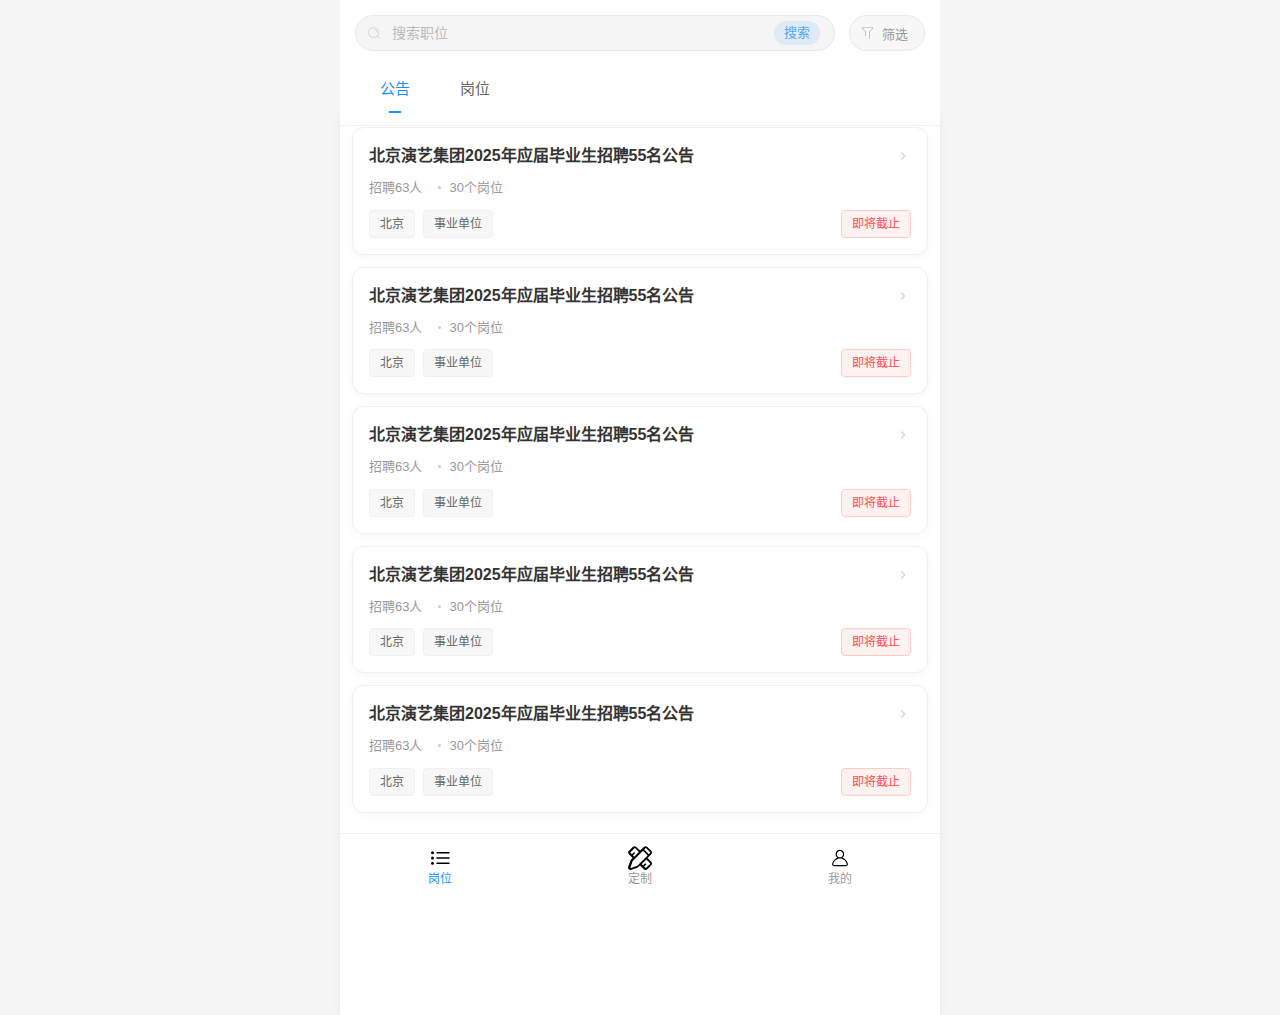
<file: index.html>
<!DOCTYPE html>
<html lang="zh-CN">
<head>
    <meta charset="UTF-8">
    <meta name="viewport" content="width=device-width, initial-scale=1.0, maximum-scale=1.0, user-scalable=no">
    <title>公考职位筛选</title>
    <link rel="stylesheet" href="styles.css">
</head>
<body>
    <div class="container">
        <!-- 顶部搜索栏 -->
        <header class="header">
            <div class="search-bar">
                <input type="text" placeholder="搜索职位">
                <button class="search-btn">搜索</button>
                <button class="filter-btn">筛选</button>
            </div>
            <!-- 添加选项卡导航 -->
            <div class="tab-nav">
                <a href="#" class="tab-item active" data-tab="announcements">
                    <span>公告</span>
                    <span class="count-badge" style="display: none;">0</span>
                </a>
                <a href="#" class="tab-item" data-tab="jobs">
                    <span>岗位</span>
                    <span class="count-badge" style="display: none;">0</span>
                </a>
                <div class="tab-line"></div>
            </div>
        </header>

        <!-- 主要内容区域 -->
        <main class="job-list">
            <!-- 公告列表 -->
            <div class="announcements-list">
                <div class="job-item" data-id="1">
                    <div class="job-title">北京演艺集团2025年应届毕业生招聘55名公告</div>
                    <div class="job-info">
                        <span class="location">招聘63人</span>
                        <span class="department">30个岗位</span>
                    </div>
                    <div class="job-tags">
                        <span>北京</span>
                        <span>事业单位</span>
                        <span class="deadline-tag">即将截止</span>
                    </div>
                </div>
                <div class="job-item" data-id="2">
                    <div class="job-title">北京演艺集团2025年应届毕业生招聘55名公告</div>
                    <div class="job-info">
                        <span class="location">招聘63人</span>
                        <span class="department">30个岗位</span>
                    </div>
                    <div class="job-tags">
                        <span>北京</span>
                        <span>事业单位</span>
                        <span class="deadline-tag">即将截止</span>
                    </div>
                </div>
                <div class="job-item" data-id="3">
                    <div class="job-title">北京演艺集团2025年应届毕业生招聘55名公告</div>
                    <div class="job-info">
                        <span class="location">招聘63人</span>
                        <span class="department">30个岗位</span>
                    </div>
                    <div class="job-tags">
                        <span>北京</span>
                        <span>事业单位</span>
                        <span class="deadline-tag">即将截止</span>
                    </div>
                </div>
                <div class="job-item" data-id="4">
                    <div class="job-title">北京演艺集团2025年应届毕业生招聘55名公告</div>
                    <div class="job-info">
                        <span class="location">招聘63人</span>
                        <span class="department">30个岗位</span>
                    </div>
                    <div class="job-tags">
                        <span>北京</span>
                        <span>事业单位</span>
                        <span class="deadline-tag">即将截止</span>
                    </div>
                </div>
                <div class="job-item" data-id="5">
                    <div class="job-title">北京演艺集团2025年应届毕业生招聘55名公告</div>
                    <div class="job-info">
                        <span class="location">招聘63人</span>
                        <span class="department">30个岗位</span>
                    </div>
                    <div class="job-tags">
                        <span>北京</span>
                        <span>事业单位</span>
                        <span class="deadline-tag">即将截止</span>
                    </div>
                </div>
                <div class="job-item" data-id="6">
                    <div class="job-title">北京演艺集团2025年应届毕业生招聘55名公告</div>
                    <div class="job-info">
                        <span class="location">招聘63人</span>
                        <span class="department">30个岗位</span>
                    </div>
                    <div class="job-tags">
                        <span>北京</span>
                        <span>事业单位</span>
                        <span class="deadline-tag">即将截止</span>
                    </div>
                </div>
            </div>
            
            <!-- 岗位列表 -->
            <div class="positions-list" style="display: none;">
                <div class="position-item">
                    <div class="position-header">
                        <div class="position-title">技术专员(20250101)</div>
                        <div class="position-department">中国农业银行</div>
                    </div>
                    <div class="position-footer">
                        <div class="position-count">招聘人数：4</div>
                        <div class="position-date">2025-01-21</div>
                    </div>
                </div>
                <div class="position-item">
                    <div class="position-header">
                        <div class="position-title">行政主管(20250102)</div>
                        <div class="position-department">中国工商银行</div>
                    </div>
                    <div class="position-footer">
                        <div class="position-count">招聘人数：2</div>
                        <div class="position-date">2025-01-20</div>
                    </div>
                </div>
                <div class="position-item">
                    <div class="position-header">
                        <div class="position-title">人力资源专员(20250103)</div>
                        <div class="position-department">中国建设银行</div>
                    </div>
                    <div class="position-footer">
                        <div class="position-count">招聘人数：3</div>
                        <div class="position-date">2025-01-19</div>
                    </div>
                </div>
            </div>
        </main>

        <!-- 定制表单（移到主内容区域外面） -->
        <div class="customize-content" style="display: none;">
            <div class="customize-form">
                <div class="form-group">
                    <label class="form-label">考试类型</label>
                    <div class="select-wrapper">
                        <select class="form-select" name="exam-type" id="examType">
                            <option value="">请选择考试类型</option>
                            <option value="gwy">公务员</option>
                            <option value="sydw">事业单位</option>
                            <option value="jszp">教师招聘</option>
                            <option value="xd">选调生</option>
                            <option value="yh">银行招聘</option>
                        </select>
                    </div>
                </div>

                <div class="form-group">
                    <label class="form-label">意向省份</label>
                    <div class="multi-select-wrapper province-select">
                        <div class="selected-options" id="selectedProvinces">
                            <span class="placeholder">请选择省份（可多选）</span>
                        </div>
                        <div class="options-dropdown" id="provinceOptions">
                            <div class="search-box">
                                <input type="text" placeholder="搜索省份" class="search-input">
                            </div>
                            <div class="options-list">
                                <!-- 省份选项将通过 JavaScript 动态添加 -->
                            </div>
                        </div>
                    </div>
                </div>

                <div class="form-group">
                    <label class="form-label">学历要求</label>
                    <div class="select-wrapper">
                        <select class="form-select" name="education" id="education">
                            <option value="">请选择学历要求</option>
                            <option value="1">专科及以上</option>
                            <option value="2">本科及以上</option>
                            <option value="3">研究生及以上</option>
                        </select>
                    </div>
                </div>

                <div class="form-group">
                    <label class="form-label">专业要求</label>
                    <div class="multi-select-wrapper major-select">
                        <div class="selected-options" id="selectedMajors">
                            <span class="placeholder">请选择专业（可多选）</span>
                        </div>
                        <div class="options-dropdown" id="majorOptions">
                            <div class="search-box">
                                <input type="text" placeholder="搜索专业" class="search-input">
                            </div>
                            <div class="options-list">
                                <!-- 专业选项将通过 JavaScript 动态添加 -->
                            </div>
                        </div>
                    </div>
                </div>

                <button class="customize-submit">开始定制</button>
            </div>
        </div>

        <!-- 筛选面板 -->
        <div class="filter-panel">
            <div class="filter-header">
                <h2>筛选条件</h2>
                <button class="close-filter">×</button>
            </div>
            <div class="filter-content">
                <div class="filter-section">
                    <h3>
                        <span>学历要求</span>
                        <div class="arrow"></div>
                    </h3>
                    <div class="filter-options">
                        <label><input type="checkbox" value="博士">博士</label>
                        <label><input type="checkbox" value="硕士">硕士</label>
                        <label><input type="checkbox" value="本科">本科</label>
                        <label><input type="checkbox" value="其他">其他</label>
                    </div>
                </div>

                <div class="filter-section">
                    <h3>
                        <span>状态</span>
                        <div class="arrow"></div>
                    </h3>
                    <div class="filter-options">
                        <label><input type="checkbox" value="全部">全部</label>
                        <label><input type="checkbox" value="即将报名">即将报名</label>
                        <label><input type="checkbox" value="正在报名">正在报名</label>
                        <label><input type="checkbox" value="报名结束">报名结束</label>
                    </div>
                </div>

                <div class="filter-section">
                    <h3>
                        <span>省份</span>
                        <div class="arrow"></div>
                    </h3>
                    <div class="filter-options">
                        <label><input type="checkbox" value="北京">北京</label>
                        <label><input type="checkbox" value="天津">天津</label>
                        <label><input type="checkbox" value="河北">河北</label>
                        <label><input type="checkbox" value="山西">山西</label>
                        <label><input type="checkbox" value="内蒙古">内蒙古</label>
                        <label><input type="checkbox" value="辽宁">辽宁</label>
                        <label><input type="checkbox" value="吉林">吉林</label>
                        <label><input type="checkbox" value="黑龙江">黑龙江</label>
                        <label><input type="checkbox" value="上海">上海</label>
                        <label><input type="checkbox" value="江苏">江苏</label>
                        <label><input type="checkbox" value="浙江">浙江</label>
                        <label><input type="checkbox" value="安徽">安徽</label>
                        <label><input type="checkbox" value="福建">福建</label>
                        <label><input type="checkbox" value="江西">江西</label>
                        <label><input type="checkbox" value="山东">山东</label>
                        <label><input type="checkbox" value="河南">河南</label>
                        <label><input type="checkbox" value="湖北">湖北</label>
                        <label><input type="checkbox" value="湖南">湖南</label>
                        <label><input type="checkbox" value="广东">广东</label>
                        <label><input type="checkbox" value="广西">广西</label>
                        <label><input type="checkbox" value="海南">海南</label>
                        <label><input type="checkbox" value="重庆">重庆</label>
                        <label><input type="checkbox" value="四川">四川</label>
                        <label><input type="checkbox" value="贵州">贵州</label>
                        <label><input type="checkbox" value="云南">云南</label>
                        <label><input type="checkbox" value="西藏">西藏</label>
                        <label><input type="checkbox" value="陕西">陕西</label>
                        <label><input type="checkbox" value="甘肃">甘肃</label>
                        <label><input type="checkbox" value="青海">青海</label>
                        <label><input type="checkbox" value="宁夏">宁夏</label>
                        <label><input type="checkbox" value="新疆">新疆</label>
                    </div>
                </div>

                <div class="filter-section">
                    <h3>
                        <span>专业要求</span>
                        <div class="arrow"></div>
                    </h3>
                    <div class="filter-options">
                        <div class="major-search">
                            <input type="text" class="major-search-input" placeholder="搜索专业">
                        </div>
                        <div class="selected-majors">
                            <!-- 已选专业标签将在这里显示 -->
                        </div>
                        <div class="major-list">
                            <!-- 搜索结果将在这里显示 -->
                            <div class="major-item">计算机科学与技术</div>
                            <div class="major-item">软件工程</div>
                            <div class="major-item">信息与通信工程</div>
                            <div class="major-item">电子科学与技术</div>
                            <div class="major-item">控制科学与工程</div>
                        </div>
                    </div>
                </div>
            </div>
            <div class="filter-footer">
                <button class="reset-btn">重置</button>
                <button class="confirm-btn">确定</button>
            </div>
        </div>
        <!-- 底部导航栏 -->
        <nav class="bottom-nav">
            <a href="#" class="nav-item active">
                <svg class="icon" viewBox="0 0 1024 1024" version="1.1" xmlns="http://www.w3.org/2000/svg">
                    <path d="M384 320h512a32 32 0 1 0 0-64h-512a32 32 0 0 0 0 64z m512 160h-512a32 32 0 0 0 0 64h512a32 32 0 1 0 0-64z m0 224h-512a32 32 0 1 0 0 64h512a31.9488 31.9488 0 1 0 0-64z m-768-416a64 64 0 1 0 128 0 64 64 0 0 0-128 0zM128 512A64 64 0 1 0 256 512a64 64 0 0 0-128 0z m0 224a64 64 0 1 0 128 0 64 64 0 0 0-128 0z" />
                </svg>
                <span>岗位</span>
            </a>
            <a href="#" class="nav-item">
                <svg class="icon" viewBox="0 0 1024 1024" version="1.1" xmlns="http://www.w3.org/2000/svg">
                    <path d="M833.3 515.33l159.09-159.1c43-43 43-111.8 0-150.49L824.7 38.04c-38.7-38.7-111.8-38.7-150.5 0L515.11 197.13 356.02 38.04c-38.7-38.7-111.79-38.7-150.49 0l-167.7 167.7c-43 43-43 111.8 0 150.49l159.09 159.1-68.8 64.5c-12.9 12.9-21.5 25.8-25.8 43L7.73 885.11c-12.9 34.4-4.3 68.8 12.9 94.6 21.5 25.8 51.59 43 86 43 12.9 0 21.5 0 34.4-4.3l262.29-94.6c17.2-4.3 30.1-12.9 43-25.8l64.5-64.5L669.91 992.6c21.5 21.5 47.3 30.1 77.4 30.1 30.1 0 55.9-12.9 77.4-30.1L992.4 824.9c43-43 43-111.79 0-150.49L833.3 515.33zM761.61 89.64c4.3 0 12.9 4.3 17.2 4.3l167.69 167.7c8.6 8.6 8.6 21.5 0 30.09l-60.2 60.2-197.79-197.79 60.2-60.2c-0.01 0 4.29-4.3 12.9-4.3zM211.23 399.23l77.39-77.4c12.9-12.9 12.9-34.4 0-47.3-12.9-12.9-34.4-12.9-47.3 0l-77.39 77.4-55.9-55.9c-8.6-8.6-8.6-21.5 0-30.1l167.7-167.69c4.3-4.3 8.6-4.3 17.2-4.3s12.9 4.3 17.2 4.3l154.8 159.09-197.8 197.79-55.9-55.89z m189.19 442.88s-4.3 4.3-8.6 4.3l-262.29 94.6c-8.6 4.3-17.2 0-21.5-8.6-4.3-4.3-4.3-8.6-4.3-17.2l94.6-262.29c0-4.3 4.3-4.3 4.3-8.6l438.58-438.58L839 403.53l-86 86-257.99 257.98-94.59 94.6z m541.78-77.39L774.5 932.41c-8.6 8.6-21.5 8.6-30.1 0l-55.9-55.89 77.4-77.4c12.9-12.9 12.9-34.4 0-47.3-12.9-12.9-34.4-12.9-47.3 0l-77.4 77.4-55.89-55.9 197.79-197.8 159.1 159.1c8.6 8.6 8.6 21.49 0 30.1z" />
                </svg>
                <span>定制</span>
            </a>
            <a href="#" class="nav-item">
                <svg class="icon" viewBox="0 0 1024 1024" version="1.1" xmlns="http://www.w3.org/2000/svg">
                    <path d="M506.9 531.5c-101 0-183.2-82.2-183.2-183.2 0-101 82.2-183.2 183.2-183.2s183.2 82.2 183.2 183.2c0 101-82.2 183.2-183.2 183.2z m0-316.5c-73.5 0-133.2 59.8-133.2 133.2s59.8 133.2 133.2 133.2 133.2-59.8 133.2-133.2S580.3 215 506.9 215z M762.9 862.6H261.8c-25.9 0-50.1-11.6-66.4-31.8-16.3-20.2-22.5-46.3-16.9-71.7 16.8-77.2 58.8-147.4 118.4-197.5 29.8-25.1 63.2-44.7 99.1-58.1 37.3-14 76.4-21.1 116.4-21.1s79.1 7.1 116.4 21.1c36 13.5 69.3 33 99.1 58.1 59.6 50.1 101.6 120.3 118.4 197.5 5.5 25.4-0.7 51.5-16.9 71.7-16.4 20.2-40.6 31.8-66.5 31.8zM512.4 532.4c-137.5 0-254.7 97.6-285.1 237.3-2.3 10.5 0.3 21.3 7 29.7 6.7 8.4 16.8 13.2 27.5 13.2h501.1c10.7 0 20.8-4.8 27.5-13.2 6.7-8.4 9.3-19.2 7-29.7C767 630 649.8 532.4 512.4 532.4z" />
                </svg>
                <span>我的</span>
            </a>
        </nav>
    </div>
    <script src="script.js"></script>
</body>
</html>
</file>
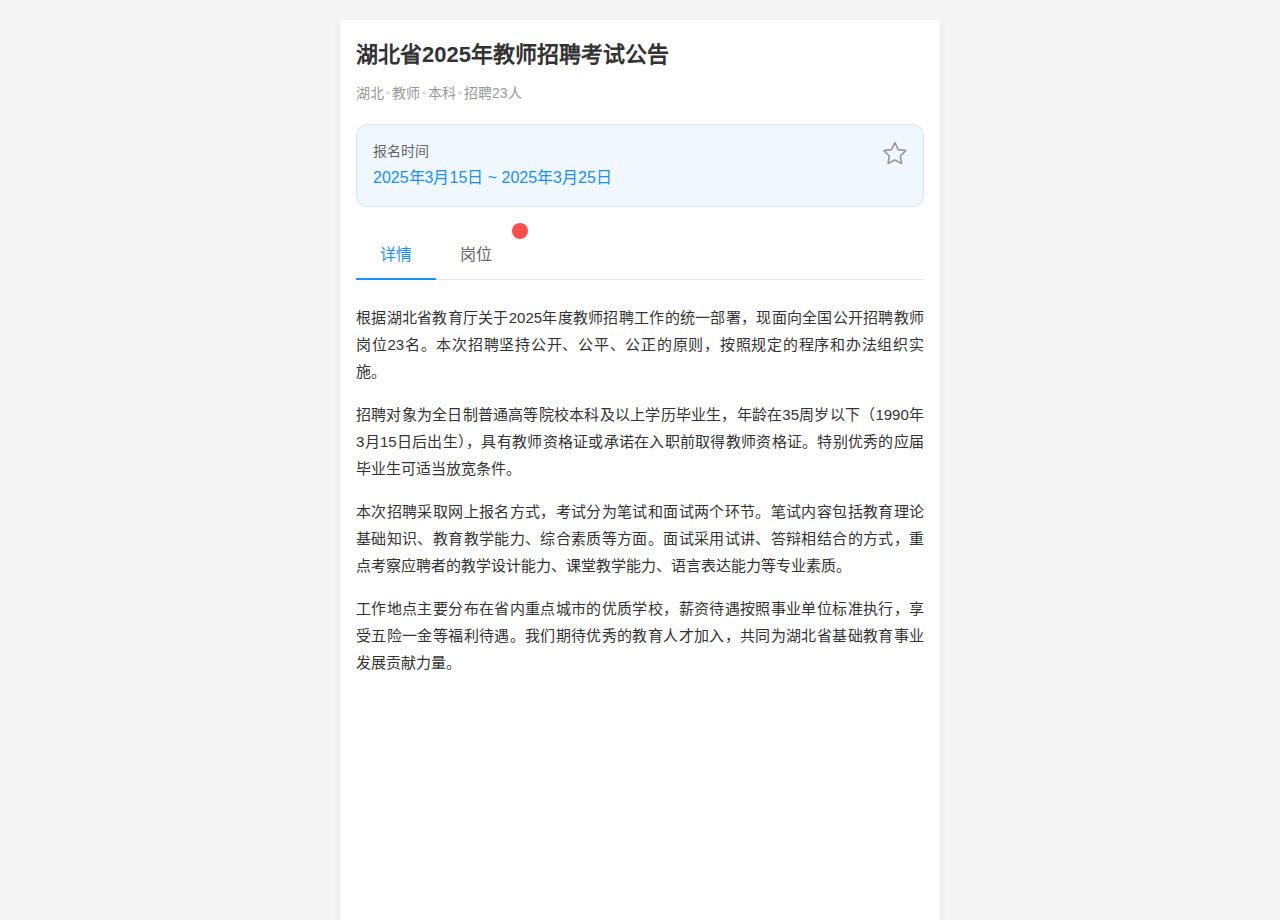
<file: announcement-detail.html>
<!DOCTYPE html>
<html lang="zh-CN">
<head>
    <meta charset="UTF-8">
    <meta name="viewport" content="width=device-width, initial-scale=1.0, maximum-scale=1.0, user-scalable=no">
    <title>公告详情</title>
    <link rel="stylesheet" href="styles.css">
</head>
<body>
    <div class="container">
        <div class="announcement-detail">
            <h1 class="detail-title">湖北省2025年教师招聘考试公告</h1>
            
            <div class="detail-meta">
                <span>湖北</span>
                <span>教师</span>
                <span>本科</span>
                <span>招聘23人</span>
            </div>

            <div class="signup-card">
                <div class="signup-info">
                    <div class="label">报名时间</div>
                    <div class="time">2025年3月15日 ~ 2025年3月25日</div>
                </div>
                <button class="favorite-btn">
                    <svg t="1742007783240" class="icon" viewBox="0 0 1025 1024" version="1.1" xmlns="http://www.w3.org/2000/svg">
                        <path d="M198.584302 933.644588 249.81783 970.867924 305.311479 647.315032C307.276076 635.860567 303.478502 624.172835 295.156348 616.060737L60.081417 386.919307 40.511947 447.14793 365.377518 399.942199C376.878451 398.271015 386.820643 391.047599 391.964019 380.625982L537.248309 86.247837 473.920194 86.247837 619.204484 380.625982C624.34786 391.047599 634.290052 398.271015 645.790985 399.942199L970.656556 447.14793 951.087086 386.919307 716.012156 616.060737C707.690002 624.172835 703.892427 635.860567 705.857024 647.315032L761.350674 970.867924 812.584201 933.644588 522.015603 780.883636C511.728852 775.475569 499.439651 775.475569 489.1529 780.883636L198.584302 933.644588ZM489.1529 843.392226 779.721498 996.15318C805.626138 1009.772053 835.902358 987.77508 830.955026 958.929844L775.461358 635.376954 765.306227 666.631249 1000.381158 437.489821C1021.338447 417.061512 1009.773956 381.469662 980.811688 377.261199L655.946116 330.055468 682.532617 349.371687 537.248309 54.993542C524.295998 28.749279 486.872505 28.749279 473.920194 54.993542L328.635886 349.371687 355.222387 330.055468 30.356815 377.261199C1.394547 381.469662-10.169944 417.061512 10.787346 437.489821L245.862276 666.631249 235.707145 635.376954 180.213478 958.929844C175.266145 987.77508 205.542365 1009.772053 231.447005 996.15318L522.015603 843.392226 489.1529 843.392226Z" fill="#999999"/>
                    </svg>
                </button>
            </div>

            <div class="detail-tabs">
                <a href="javascript:void(0)" class="tab-item active" data-tab="details">详情</a>
                <a href="javascript:void(0)" class="tab-item" data-tab="positions">
                    岗位
                    <span class="count-badge positions-count"></span>
                </a>
            </div>

            <div class="tab-content" id="details-content" style="display: block;">
                <div class="detail-content">
                    <p>根据湖北省教育厅关于2025年度教师招聘工作的统一部署，现面向全国公开招聘教师岗位23名。本次招聘坚持公开、公平、公正的原则，按照规定的程序和办法组织实施。</p>
                    
                    <p>招聘对象为全日制普通高等院校本科及以上学历毕业生，年龄在35周岁以下（1990年3月15日后出生），具有教师资格证或承诺在入职前取得教师资格证。特别优秀的应届毕业生可适当放宽条件。</p>
                    
                    <p>本次招聘采取网上报名方式，考试分为笔试和面试两个环节。笔试内容包括教育理论基础知识、教育教学能力、综合素质等方面。面试采用试讲、答辩相结合的方式，重点考察应聘者的教学设计能力、课堂教学能力、语言表达能力等专业素质。</p>
                    
                    <p>工作地点主要分布在省内重点城市的优质学校，薪资待遇按照事业单位标准执行，享受五险一金等福利待遇。我们期待优秀的教育人才加入，共同为湖北省基础教育事业发展贡献力量。</p>
                </div>
            </div>

            <div class="tab-content" id="positions-content" style="display: none;">
                <div class="positions-list">
                    <div class="position-item">
                        <div class="position-header">
                            <h3 class="position-title">小学语文教师</h3>
                            <span class="position-department">武汉市洪山区</span>
                        </div>
                        <div class="position-footer">
                            <span class="position-count">招聘5人</span>
                            <span class="position-date">本科及以上</span>
                        </div>
                    </div>

                    <div class="position-item">
                        <div class="position-header">
                            <h3 class="position-title">初中数学教师</h3>
                            <span class="position-department">武汉市江汉区</span>
                        </div>
                        <div class="position-footer">
                            <span class="position-count">招聘3人</span>
                            <span class="position-date">本科及以上</span>
                        </div>
                    </div>

                    <div class="position-item">
                        <div class="position-header">
                            <h3 class="position-title">高中英语教师</h3>
                            <span class="position-department">武汉市武昌区</span>
                        </div>
                        <div class="position-footer">
                            <span class="position-count">招聘4人</span>
                            <span class="position-date">本科及以上</span>
                        </div>
                    </div>

                    <div class="position-item">
                        <div class="position-header">
                            <h3 class="position-title">高中物理教师</h3>
                            <span class="position-department">武汉市青山区</span>
                        </div>
                        <div class="position-footer">
                            <span class="position-count">招聘2人</span>
                            <span class="position-date">本科及以上</span>
                        </div>
                    </div>
                </div>
            </div>
        </div>
    </div>
    <script src="script.js"></script>
</body>
</html>
</file>
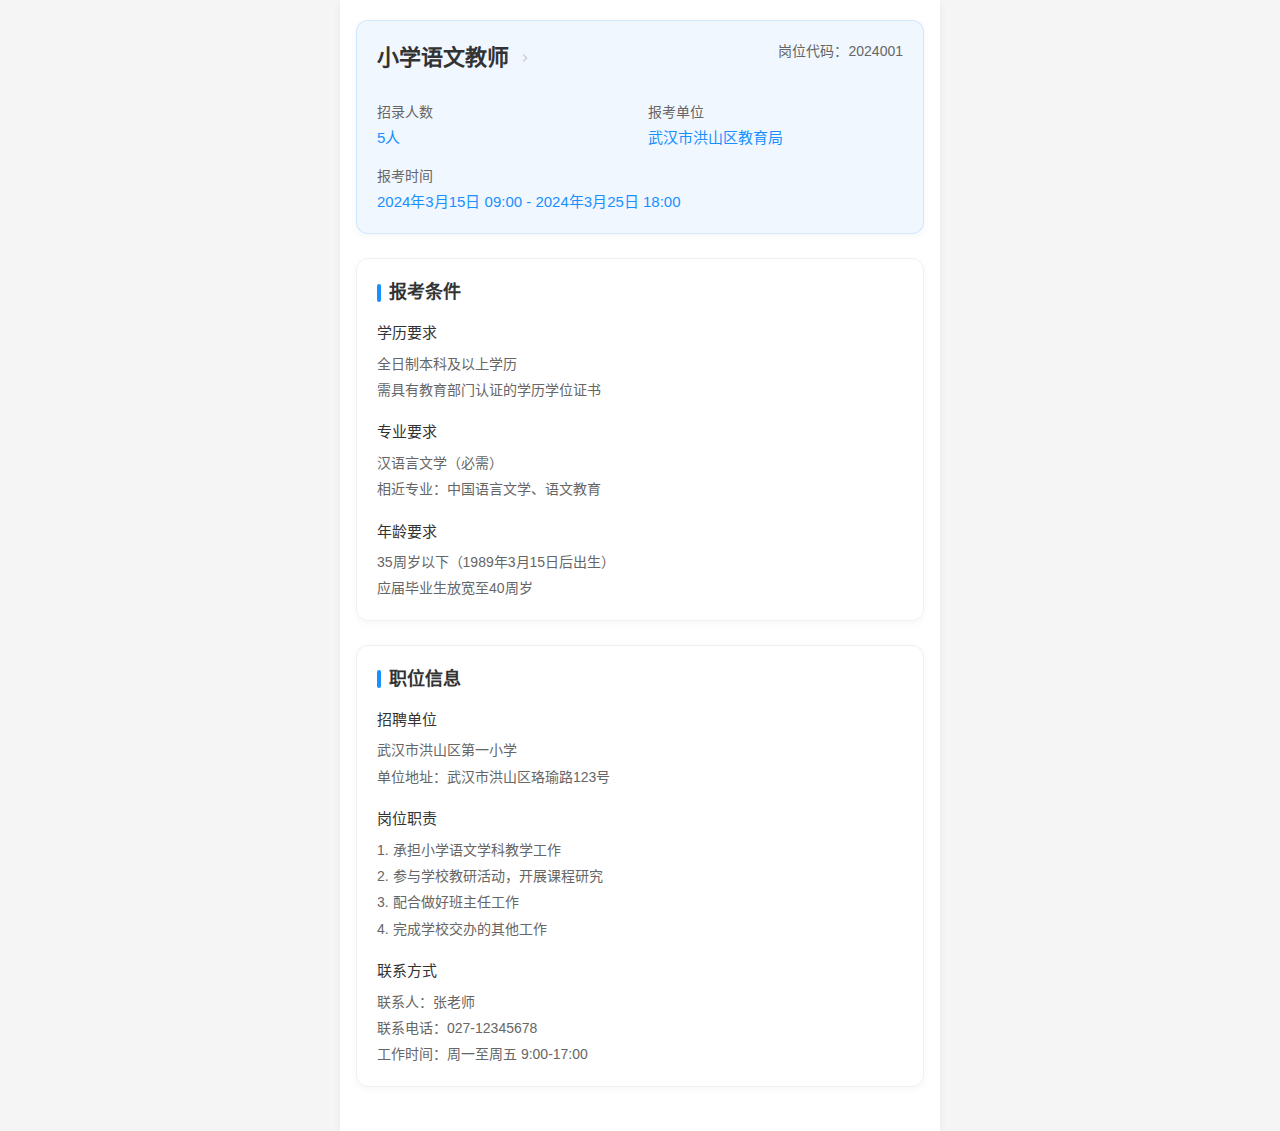
<file: position-detail.html>
<!DOCTYPE html>
<html lang="zh-CN">
<head>
    <meta charset="UTF-8">
    <meta name="viewport" content="width=device-width, initial-scale=1.0, maximum-scale=1.0, user-scalable=no">
    <title>岗位详情</title>
    <link rel="stylesheet" href="styles.css">
</head>
<body>
    <div class="container">
        <div class="position-detail">
            <!-- 核心信息卡片 -->
            <div class="position-card">
                <div class="position-header">
                    <h1 class="position-title">小学语文教师</h1>
                    <div class="position-code">岗位代码：2024001</div>
                </div>
                
                <div class="position-meta">
                    <div class="meta-item">
                        <div class="meta-label">招录人数</div>
                        <div class="meta-value">5人</div>
                    </div>
                    <div class="meta-item">
                        <div class="meta-label">报考单位</div>
                        <div class="meta-value">武汉市洪山区教育局</div>
                    </div>
                    <div class="meta-item full-width">
                        <div class="meta-label">报考时间</div>
                        <div class="meta-value">2024年3月15日 09:00 - 2024年3月25日 18:00</div>
                    </div>
                </div>
            </div>

            <!-- 报考条件 -->
            <div class="requirements-section">
                <h2 class="section-title">报考条件</h2>
                <div class="requirements-list">
                    <div class="requirement-item">
                        <div class="requirement-label">学历要求</div>
                        <div class="requirement-content">
                            <p>全日制本科及以上学历</p>
                            <p>需具有教育部门认证的学历学位证书</p>
                        </div>
                    </div>
                    <div class="requirement-item">
                        <div class="requirement-label">专业要求</div>
                        <div class="requirement-content">
                            <p>汉语言文学（必需）</p>
                            <p>相近专业：中国语言文学、语文教育</p>
                        </div>
                    </div>
                    <div class="requirement-item">
                        <div class="requirement-label">年龄要求</div>
                        <div class="requirement-content">
                            <p>35周岁以下（1989年3月15日后出生）</p>
                            <p>应届毕业生放宽至40周岁</p>
                        </div>
                    </div>
                </div>
            </div>

            <!-- 职位信息 -->
            <div class="job-info-section">
                <h2 class="section-title">职位信息</h2>
                <div class="job-info-list">
                    <div class="job-info-item">
                        <div class="info-label">招聘单位</div>
                        <div class="info-content">
                            <p>武汉市洪山区第一小学</p>
                            <p>单位地址：武汉市洪山区珞瑜路123号</p>
                        </div>
                    </div>
                    <div class="job-info-item">
                        <div class="info-label">岗位职责</div>
                        <div class="info-content">
                            <p>1. 承担小学语文学科教学工作</p>
                            <p>2. 参与学校教研活动，开展课程研究</p>
                            <p>3. 配合做好班主任工作</p>
                            <p>4. 完成学校交办的其他工作</p>
                        </div>
                    </div>
                    <div class="job-info-item">
                        <div class="info-label">联系方式</div>
                        <div class="info-content">
                            <p>联系人：张老师</p>
                            <p>联系电话：027-12345678</p>
                            <p>工作时间：周一至周五 9:00-17:00</p>
                        </div>
                    </div>
                </div>
            </div>
        </div>
    </div>
    <script src="script.js"></script>
</body>
</html>
</file>
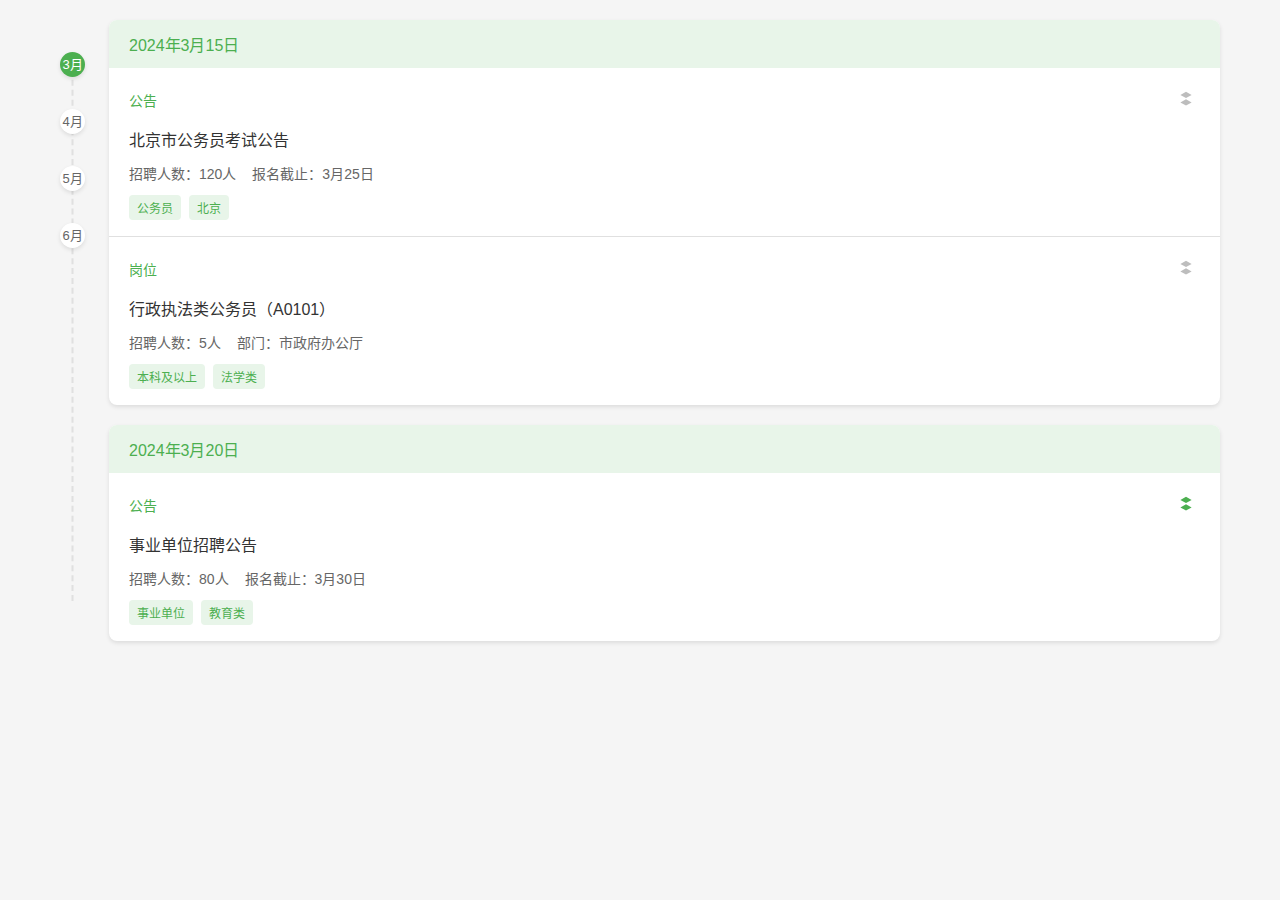
<file: timeline.html>
<!DOCTYPE html>
<html lang="zh-CN">
<head>
    <meta charset="UTF-8">
    <meta name="viewport" content="width=device-width, initial-scale=1.0, maximum-scale=1.0, user-scalable=no">
    <title>考试时间轴</title>
    <link rel="stylesheet" href="timeline.css">
</head>
<body>
    <div class="container">
        <!-- 主要内容区域 -->
        <main class="timeline-container">
            <!-- 左侧时间轴 -->
            <div class="timeline">
                <div class="timeline-month active">
                    <span>3月</span>
                </div>
                <div class="timeline-month">
                    <span>4月</span>
                </div>
                <div class="timeline-month">
                    <span>5月</span>
                </div>
                <div class="timeline-month">
                    <span>6月</span>
                </div>
            </div>

            <!-- 右侧卡片列表 -->
            <div class="cards-container">
                <!-- 日期分组 -->
                <div class="date-group">
                    <div class="date-header">2024年3月15日</div>
                    <div class="card">
                        <div class="card-header">
                            <span class="card-type">公告</span>
                            <button class="favorite-btn">
                                <svg class="icon" viewBox="0 0 1024 1024">
                                    <path d="M512 896l-288-160 288-160 288 160-288 160z m0-384L224 352l288-160 288 160-288 160z"></path>
                                </svg>
                            </button>
                        </div>
                        <div class="card-title">北京市公务员考试公告</div>
                        <div class="card-info">
                            <span>招聘人数：120人</span>
                            <span>报名截止：3月25日</span>
                        </div>
                        <div class="card-tags">
                            <span>公务员</span>
                            <span>北京</span>
                        </div>
                    </div>
                    <div class="card">
                        <div class="card-header">
                            <span class="card-type">岗位</span>
                            <button class="favorite-btn">
                                <svg class="icon" viewBox="0 0 1024 1024">
                                    <path d="M512 896l-288-160 288-160 288 160-288 160z m0-384L224 352l288-160 288 160-288 160z"></path>
                                </svg>
                            </button>
                        </div>
                        <div class="card-title">行政执法类公务员（A0101）</div>
                        <div class="card-info">
                            <span>招聘人数：5人</span>
                            <span>部门：市政府办公厅</span>
                        </div>
                        <div class="card-tags">
                            <span>本科及以上</span>
                            <span>法学类</span>
                        </div>
                    </div>
                </div>

                <div class="date-group">
                    <div class="date-header">2024年3月20日</div>
                    <div class="card">
                        <div class="card-header">
                            <span class="card-type">公告</span>
                            <button class="favorite-btn active">
                                <svg class="icon" viewBox="0 0 1024 1024">
                                    <path d="M512 896l-288-160 288-160 288 160-288 160z m0-384L224 352l288-160 288 160-288 160z"></path>
                                </svg>
                            </button>
                        </div>
                        <div class="card-title">事业单位招聘公告</div>
                        <div class="card-info">
                            <span>招聘人数：80人</span>
                            <span>报名截止：3月30日</span>
                        </div>
                        <div class="card-tags">
                            <span>事业单位</span>
                            <span>教育类</span>
                        </div>
                    </div>
                </div>
            </div>
        </main>
    </div>
    <script src="timeline.js"></script>
</body>
</html>
</file>
<file: styles.css>
* {
    margin: 0;
    padding: 0;
    box-sizing: border-box;
}

body {
    font-family: -apple-system, BlinkMacSystemFont, "Segoe UI", Roboto, "Helvetica Neue", Arial, sans-serif;
    background-color: #f5f5f5;
    color: #333;
    line-height: 1.5;
}

.container {
    max-width: 600px;
    min-height: 100vh;
    margin: 0 auto;
    background: #fff;
    box-shadow: 0 2px 8px rgba(0,0,0,0.06);
}

/* 头部搜索栏样式 */
.header {
    position: fixed;
    top: 0;
    left: 50%;
    transform: translateX(-50%);
    width: 100%;
    max-width: 600px;
    background: #fff;
    z-index: 100;
    border-bottom: 1px solid #f0f0f0;
}

.search-bar {
    padding: 15px;
    display: flex;
    gap: 6px;
    position: relative;
}

/* 选项卡样式 */
.tab-nav {
    display: flex;
    position: relative;
    padding: 0 15px;
    margin-bottom: 12px;
}

.tab-item {
    padding: 12px 20px;
    color: #666;
    font-size: 15px;
    text-decoration: none;
    position: relative;
    transition: color 0.3s ease;
    text-align: center;
    width: 80px;  /* 固定宽度，方便计算居中位置 */
    display: flex;
    flex-direction: column;
    align-items: center;
}

.tab-item.active {
    color: #1890ff;
    font-weight: 500;
}

.tab-line {
    position: absolute;
    bottom: 0;
    width: 12px;  /* 再次减小蓝色横条宽度 */
    height: 2px;
    background-color: #1890ff;
    transition: transform 0.3s ease;
    /* 计算居中位置：(选项卡宽度 - 横条宽度) / 2 + 左padding */
    left: 49px;  /* (80px - 12px) / 2 + 15px */
}

.tab-item:nth-child(2).active ~ .tab-line {
    transform: translateX(80px);  /* 移动一个选项卡的宽度 */
}

.search-bar input {
    flex: 1;
    height: 36px;
    padding: 6px 16px;
    padding-left: 36px;
    padding-right: 120px;  /* 增加更多右侧内边距 */
    border: 1px solid #e8e8e8;
    border-radius: 20px;
    font-size: 14px;
    background-color: #f5f5f5;
    transition: all 0.3s ease;
    color: #999;
}

.search-bar input::placeholder {
    color: #bbb;
}

.search-btn {
    position: absolute;
    right: 120px;  /* 调整按钮位置 */
    top: 50%;
    transform: translateY(-50%);
    padding: 3px 10px;  /* 减小内边距 */
    height: 24px;  /* 减小高度 */
    line-height: 18px;  /* 调整行高 */
    background: rgba(24, 144, 255, 0.1);
    color: rgba(24, 144, 255, 0.75);
    border: none;
    border-radius: 12px;  /* 调整圆角 */
    font-size: 13px;  /* 减小字体大小 */
    cursor: pointer;
    transition: all 0.3s ease;
}

.search-btn:hover {
    background: rgba(24, 144, 255, 0.2);
}

.search-bar::before {
    content: '';
    position: absolute;
    left: 27px;  /* 调整图标位置 */
    top: 50%;
    transform: translateY(-50%);
    width: 14px;  /* 减小图标尺寸 */
    height: 14px;
    background-image: url("data:image/svg+xml,%3Csvg viewBox='0 0 1024 1024' xmlns='http://www.w3.org/2000/svg'%3E%3Cpath d='M480.653061 867.265306c-213.159184 0-386.612245-173.453061-386.612245-386.612245s173.453061-386.612245 386.612245-386.612245 386.612245 173.453061 386.612245 386.612245-173.453061 386.612245-386.612245 386.612245z m0-731.428571c-190.171429 0-344.816327 154.644898-344.816326 344.816326s154.644898 344.816327 344.816326 344.816327 344.816327-154.644898 344.816327-344.816327-154.644898-344.816327-344.816327-344.816326z M741.877551 501.55102c-11.493878 0-20.897959-9.404082-20.897959-20.897959 0-132.702041-107.62449-240.326531-240.326531-240.32653-11.493878 0-20.897959-9.404082-20.897959-20.89796s9.404082-20.897959 20.897959-20.897959c155.689796 0 282.122449 126.432653 282.122449 282.122449 0 11.493878-9.404082 20.897959-20.897959 20.897959z M909.061224 929.959184c-5.22449 0-10.44898-2.089796-14.628571-6.269388l-170.318367-170.318367c-8.359184-8.359184-8.359184-21.420408 0-29.779592 8.359184-8.359184 21.420408-8.359184 29.779592 0l170.318367 170.318367c8.359184 8.359184 8.359184 21.420408 0 29.779592-4.702041 4.179592-9.926531 6.269388-15.151021 6.269388z' fill='%23BBBBBB'/%3E%3C/svg%3E");
    background-size: contain;
    background-repeat: no-repeat;
    background-position: center;
    opacity: 0.8;
}

.filter-btn {
    padding: 6px 16px;  /* 减小内边距 */
    padding-left: 32px;  /* 调整左侧内边距 */
    background: #f7f7f7;
    color: #999;
    border: 1px solid #e8e8e8;
    border-radius: 20px;
    font-size: 13px;  /* 减小字体 */
    transition: all 0.3s ease;
    position: relative;
    white-space: nowrap;
    margin-left: 8px;  /* 添加左侧间距 */
    height: 36px;  /* 添加固定高度 */
}

.filter-btn::before {
    content: '';
    position: absolute;
    left: 12px;  /* 调整图标位置 */
    top: 50%;
    transform: translateY(-50%);
    width: 12px;  /* 减小图标尺寸 */
    height: 12px;
    background-image: url("data:image/svg+xml,%3Csvg viewBox='0 0 1024 1024' xmlns='http://www.w3.org/2000/svg'%3E%3Cpath d='M671.631 408.599v588.449c0 14.892-13.109 26.952-29.285 26.952-16.175 0-29.285-12.061-29.285-26.952V403.949c0-0.864 0.189-1.683 0.274-2.527-0.852-7.057 1.453-14.386 7.247-20.078L886.709 120.14c-5.188-38.51-42.206-68.378-87.168-68.378v-0.352c-1.305 0.157-2.597 0.352-3.953 0.352H151.32c-1.676 0-3.289-0.197-4.884-0.435v0.435c-44.963 0-81.981 29.869-87.168 68.378l266.126 261.204c5.691 5.585 8.031 12.748 7.31 19.683 0.051 0.622 0.211 1.213 0.211 1.845v362.327c0 14.295-13.115 25.881-29.285 25.881-16.175 0-29.285-11.586-29.285-25.881V408.594L7.532 146.72c-0.435-0.427-0.732-0.917-1.133-1.362-0.641-0.718-1.275-1.431-1.83-2.207-0.503-0.713-0.921-1.446-1.344-2.295-0.354-0.753-0.852-1.501-1.195-2.295-0.354-0.821-0.618-1.65-0.875-2.492-0.24-0.776-0.48-1.542-0.635-2.346-0.183-0.933-0.258-1.868-0.32-2.811-0.04-0.544-0.189-1.062-0.189-1.615C0.011 57.938 65.57 0 146.436 0v0.435C148.032 0.197 149.644 0 151.32 0h644.268c1.356 0 2.648 0.195 3.953 0.351V0c80.865 0 146.419 57.938 146.419 129.403 0 0.553-0.144 1.071-0.184 1.617-0.068 0.943-0.137 1.878-0.32 2.811-0.16 0.804-0.4 1.57-0.635 2.346-0.258 0.841-0.521 1.67-0.875 2.492-0.349 0.794-0.772 1.542-1.201 2.295-0.418 0.743-0.835 1.476-1.344 2.189-0.556 0.776-1.185 1.488-1.831 2.207-0.395 0.444-0.691 0.935-1.126 1.362L671.631 408.599z' fill='%23999999'/%3E%3C/svg%3E");
    background-size: contain;
    background-repeat: no-repeat;
    background-position: center;
    opacity: 0.8;
}

.filter-btn:hover {
    background: #f0f0f0;
}

.filter-btn:active {
    transform: translateY(1px);
}

/* 职位列表样式 */
.job-list {
    margin-top: 115px;
    padding: 12px;
    margin-bottom: 72px;
}

.job-item {
    padding: 16px;
    margin-bottom: 12px;
    background: #fff;
    border-radius: 12px;
    box-shadow: 0 2px 8px rgba(0, 0, 0, 0.04);
    transition: all 0.3s ease;
    position: relative;
    border: 1px solid #f0f0f0;
}

.job-item:hover {
    transform: translateY(-2px);
    box-shadow: 0 4px 12px rgba(0, 0, 0, 0.08);
    border-color: #e8e8e8;
}

.job-item:active {
    transform: translateY(0);
}

.job-title {
    font-size: 16px;
    font-weight: 600;
    margin-bottom: 10px;
    color: #333;
    display: flex;
    align-items: center;
    justify-content: space-between;
}

.job-title::after {
    content: '';
    width: 16px;
    height: 16px;
    background-image: url("data:image/svg+xml,%3Csvg xmlns='http://www.w3.org/2000/svg' viewBox='0 0 24 24' fill='%23999'%3E%3Cpath d='M8.59 16.59L13.17 12 8.59 7.41 10 6l6 6-6 6-1.41-1.41z'/%3E%3C/svg%3E");
    background-size: contain;
    background-repeat: no-repeat;
    background-position: center;
    opacity: 0.4;
}

.job-info {
    display: flex;
    gap: 16px;
    color: #999;
    font-size: 13px;
    margin-bottom: 12px;
    flex-wrap: wrap;
}

.job-info span {
    display: flex;
    align-items: center;
}

.job-info span::before {
    content: '';
    width: 3px;
    height: 3px;
    background: #ccc;
    border-radius: 50%;
    margin-right: 8px;
}

.job-info span:first-child::before {
    display: none;
}

.job-tags {
    display: flex;
    gap: 8px;
    flex-wrap: wrap;
    justify-content: flex-start;
    align-items: center;
}

.job-tags span {
    background: #f7f7f7;
    padding: 4px 10px;
    border-radius: 4px;
    font-size: 12px;
    color: #666;
    border: 1px solid #f0f0f0;
    transition: all 0.3s ease;
}

.job-tags .deadline-tag {
    background: #fff2f0;
    color: #ff4d4f;
    border-color: #ffccc7;
    margin-left: auto;
}

.job-tags .deadline-tag:hover {
    background: #fff1f0;
    border-color: #ffa39e;
}

.job-tags span:hover {
    background: #f0f0f0;
    border-color: #e8e8e8;
}

/* 筛选面板样式 */
.filter-panel {
    position: fixed;
    top: 0;
    right: -100%;
    width: 100%;
    height: 100vh;
    background: #ffffff;
    transition: right 0.3s ease;
    z-index: 1000;
    display: flex;
    flex-direction: column;
}

.filter-panel.active {
    right: 0;
}

.filter-header {
    background: #ffffff;
    padding: 16px;
    border-bottom: 1px solid #f0f0f0;
    display: flex;
    justify-content: space-between;
    align-items: center;
}

.filter-header h2 {
    font-size: 16px;
    font-weight: 500;
    color: #333;
}

.close-filter {
    width: 32px;
    height: 32px;
    display: flex;
    align-items: center;
    justify-content: center;
    font-size: 18px;
    color: #666;
    background: #f5f5f5;
    border: none;
    border-radius: 50%;
    cursor: pointer;
    transition: all 0.3s ease;
}

.close-filter:hover {
    background: #e8e8e8;
    color: #333;
}

.filter-content {
    flex: 1;
    overflow-y: auto;
    padding: 16px;
    background: #ffffff;
}

.filter-section {
    margin-bottom: 24px;
}

.filter-section h3 {
    font-size: 15px;
    color: #333;
    margin-bottom: 12px;
    font-weight: 500;
    display: flex;
    align-items: center;
    cursor: pointer;
    position: relative;
    padding-left: 12px;
}

.filter-section h3::before {
    content: '';
    position: absolute;
    left: 0;
    top: 50%;
    transform: translateY(-50%);
    width: 4px;
    height: 16px;
    background-color: #1890ff;
    border-radius: 2px;
}

.filter-section h3 span {
    display: flex;
    align-items: center;
}

.filter-section h3::after {
    content: attr(data-selected);
    font-size: 12px;
    color: #999;
    font-weight: normal;
    margin-left: auto;
}

.filter-section.collapsed .filter-options {
    display: none;
}

.filter-section h3 .arrow {
    width: 16px;
    height: 16px;
    margin-left: 4px;
    transition: transform 0.3s;
    background-image: url("data:image/svg+xml,%3Csvg xmlns='http://www.w3.org/2000/svg' viewBox='0 0 24 24' fill='%23999'%3E%3Cpath d='M7 10l5 5 5-5z'/%3E%3C/svg%3E");
    background-size: contain;
    background-repeat: no-repeat;
    background-position: center;
    display: none;  /* 默认隐藏所有下拉按钮 */
}

/* 只显示省份的下拉按钮 */
.filter-section:nth-child(2) h3 .arrow {
    display: block;
}

.filter-section.collapsed h3 .arrow {
    transform: rotate(-90deg);
}

.filter-options {
    display: grid;
    grid-template-columns: repeat(4, 1fr);
    gap: 8px;
    transition: all 0.3s ease;
    overflow: hidden;
}

/* 专业要求筛选部分的特殊样式 */
.filter-section:has(h3 span:first-child:contains("专业要求")) .filter-options {
    display: block !important;
    padding: 0;
    position: relative;
}

.filter-options label {
    display: grid;
    grid-template-columns: 16px 1fr;
    align-items: center;
    gap: 4px;
    font-size: 13px;
    padding: 6px 8px;
    background: #f9f9f9;
    border: none;
    border-radius: 4px;
    cursor: pointer;
    text-align: center;
    width: 100%;
    min-width: 0;
    height: 32px;
}

.filter-options input[type="checkbox"] {
    width: 16px;
    height: 16px;
    border-radius: 2px;
    border: 1px solid #eaeaea;
    cursor: pointer;
    background-color: #ffffff;
    position: relative;
    -webkit-appearance: none;
    appearance: none;
    margin: 0 auto;
}

.filter-options input[type="checkbox"]:checked {
    background-color: rgba(24, 144, 255, 0.08);
    border-color: rgba(24, 144, 255, 0.4);
}

.filter-options input[type="checkbox"]:checked::after {
    content: '✓';
    position: absolute;
    color: rgba(24, 144, 255, 0.7);
    font-size: 12px;
    top: 50%;
    left: 50%;
    transform: translate(-50%, -50%);
}

.filter-footer {
    padding: 16px;
    border-top: 1px solid #f0f0f0;
    display: flex;
    gap: 12px;
    background: #ffffff;
}

.filter-footer button {
    flex: 1;
    padding: 12px 16px;
    border-radius: 8px;
    font-size: 15px;
    font-weight: 500;
    transition: all 0.3s ease;
    cursor: pointer;
}

.reset-btn {
    background: #f0f7ff;
    border: 1px solid #1890ff;
    color: #1890ff;
}

.reset-btn:hover {
    background: #e6f4ff;
}

.confirm-btn {
    background: #1890ff;
    border: none;
    color: white;
    box-shadow: 0 2px 4px rgba(24, 144, 255, 0.2);
}

.confirm-btn:hover {
    background: #40a9ff;
    box-shadow: 0 4px 8px rgba(24, 144, 255, 0.3);
}

.confirm-btn:active {
    transform: translateY(1px);
    box-shadow: 0 1px 2px rgba(24, 144, 255, 0.2);
}

.major-search {
    margin-bottom: 8px;
    position: relative;
    width: 300%;
    padding: 0;
    transform: translateX(0);
}

.major-search-input {
    width: 100%;
    margin: 0;
    height: 36px;
    padding: 6px 16px;
    padding-left: 36px;
    border: 1px solid #e8e8e8;
    border-radius: 20px;
    font-size: 14px;
    background-color: #f5f5f5;
    transition: all 0.3s ease;
    color: #999;
}

.major-search-input::placeholder {
    color: #bbb;
}

.major-search-input:focus {
    outline: none;
    border-color: #40a9ff;
    background-color: #fff;
}

.major-search::before {
    left: 16px;
}

.major-list {
    position: absolute;
    top: 100%;
    left: 0;
    right: 0;
    width: 300%;
    background: #fff;
    border-radius: 8px;
    box-shadow: 0 2px 8px rgba(0, 0, 0, 0.15);
    z-index: 1000;
    margin-top: 4px;
    display: none;
    padding: 8px 0;
    max-height: 320px;
    overflow-y: auto;
}

.major-list.active {
    display: block;
}

.major-item {
    padding: 10px 16px;
    font-size: 14px;
    color: #333;
    cursor: pointer;
    transition: all 0.2s ease;
}

.major-item:hover {
    background: #f5f5f5;
}

.major-item.selected {
    color: #1890ff;
    background: #e6f4ff;
}

.selected-majors {
    display: flex;
    flex-wrap: wrap;
    gap: 8px;
    margin: 12px;
}

.selected-major-tag {
    display: inline-flex;
    align-items: center;
    padding: 4px 12px;
    background: #f0f7ff;
    color: #1890ff;
    border-radius: 16px;
    font-size: 13px;
    border: 1px solid rgba(24, 144, 255, 0.2);
}

.selected-major-tag .remove-tag {
    margin-left: 6px;
    cursor: pointer;
    opacity: 0.7;
    font-size: 14px;
    line-height: 1;
}

.selected-major-tag .remove-tag:hover {
    opacity: 1;
}

/* 修复滚动条样式 */
.major-list::-webkit-scrollbar {
    width: 6px;
}

.major-list::-webkit-scrollbar-thumb {
    background-color: #e8e8e8;
    border-radius: 3px;
}

.major-list::-webkit-scrollbar-track {
    background-color: transparent;
}

/* 底部导航栏样式 */
.bottom-nav {
    position: fixed;
    bottom: 0;
    left: 50%;
    transform: translateX(-50%);
    width: 100%;
    max-width: 600px;
    background: #fff;
    border-top: 1px solid #f0f0f0;
    display: flex;
    justify-content: space-around;
    padding: 8px 0;
    z-index: 100;
}

.nav-item {
    display: flex;
    flex-direction: column;
    align-items: center;
    text-decoration: none;
    color: #999;
    font-size: 12px;
    padding: 4px 0;
}

.nav-item.active {
    color: #1890ff;
}

.nav-item i {
    font-size: 20px;
    margin-bottom: 2px;
}

.count-badge {
    position: absolute;
    top: -8px;
    right: -12px;
    background-color: #ff4d4f;
    color: white;
    font-size: 12px;
    min-width: 16px;
    height: 16px;
    border-radius: 8px;
    display: flex;
    align-items: center;
    justify-content: center;
    padding: 0 4px;
    font-weight: 500;
}

/* 标签切换样式 */
.detail-tabs {
    display: flex;
    margin: 24px 0;
    border-bottom: 1px solid #e4e4e4;
    position: relative;
}

.detail-tabs .tab-item {
    padding: 12px 24px;
    font-size: 16px;
    color: #666;
    text-decoration: none;
    position: relative;
    transition: all 0.3s ease;
}

.detail-tabs .tab-item::after {
    content: '';
    position: absolute;
    bottom: -1px;
    left: 0;
    width: 100%;
    height: 2px;
    background-color: #1890ff;
    transform: scaleX(0);
    transition: transform 0.3s ease;
}

.detail-tabs .tab-item.active {
    color: #1890ff;
}

.detail-tabs .tab-item.active::after {
    transform: scaleX(1);
}

.tab-content {
    display: none;
}

.tab-content.active {
    display: block;
}

/* 岗位列表样式调整 */
.positions-list {
    margin-top: 16px;
}

.positions-list .position-card {
    margin-bottom: 16px;
}

/* 岗位列表样式 */
.positions-list {
    padding: 12px;
}

.position-item {
    background: white;
    border-radius: 12px;
    padding: 16px;
    margin-bottom: 12px;
    box-shadow: 0 2px 8px rgba(0, 0, 0, 0.04);
    display: flex;
    flex-direction: column;
    justify-content: space-between;
    min-height: 100px;
    border: 1px solid #f0f0f0;
    transition: all 0.3s ease;
    position: relative;
}

.position-header {
    display: flex;
    justify-content: space-between;
    align-items: flex-start;
    margin-bottom: 12px;
    position: relative;
}

.position-title {
    font-size: 16px;
    font-weight: 500;
    color: #333;
    display: flex;
    align-items: center;
    gap: 8px;
}

.position-title::after {
    content: '';
    width: 16px;
    height: 16px;
    background-image: url("data:image/svg+xml,%3Csvg xmlns='http://www.w3.org/2000/svg' viewBox='0 0 24 24' fill='%23999'%3E%3Cpath d='M8.59 16.59L13.17 12 8.59 7.41 10 6l6 6-6 6-1.41-1.41z'/%3E%3C/svg%3E");
    background-size: contain;
    background-repeat: no-repeat;
    background-position: center;
    opacity: 0.4;
    margin-left: auto;
}

.position-department {
    font-size: 14px;
    color: #1890ff;
    text-align: center;
    padding: 4px 12px;
    background: #f0f7ff;
    border-radius: 4px;
    margin-left: 16px;
    white-space: nowrap;
    border: 1px solid rgba(24, 144, 255, 0.15);
}

.position-footer {
    display: flex;
    justify-content: space-between;
    align-items: center;
    gap: 16px;
    font-size: 13px;
    color: #666;
    margin-top: 8px;
    padding-top: 12px;
    border-top: 1px solid #f5f5f5;
}

.position-count {
    color: #999;
    display: flex;
    align-items: center;
    order: -1;
}

.position-count::before {
    content: '';
    width: 4px;
    height: 4px;
    background: #999;
    border-radius: 50%;
    margin-right: 6px;
    opacity: 0.5;
}

.position-date {
    color: #999;
    display: flex;
    align-items: center;
}

.position-date::before {
    content: '';
    width: 4px;
    height: 4px;
    background: #999;
    border-radius: 50%;
    margin-right: 6px;
    opacity: 0.5;
}

/* 添加悬停效果 */
.position-item:hover {
    transform: translateY(-2px);
    box-shadow: 0 4px 12px rgba(0, 0, 0, 0.08);
    border-color: #e8e8e8;
}

.position-item:active {
    transform: translateY(0);
    box-shadow: 0 2px 8px rgba(0, 0, 0, 0.04);
}

/* 添加点击波纹效果 */
.position-item::after {
    content: '';
    position: absolute;
    top: 0;
    left: 0;
    right: 0;
    bottom: 0;
    background: rgba(0, 0, 0, 0.04);
    border-radius: 12px;
    opacity: 0;
    transition: opacity 0.3s ease;
}

.position-item:active::after {
    opacity: 1;
}

/* 公告详情页样式 */
.announcement-detail {
    padding: 20px 16px;
    margin-top: 20px;
}

.detail-title {
    font-size: 22px;
    font-weight: 600;
    color: #333;
    line-height: 1.4;
    margin-bottom: 12px;
}

.detail-meta {
    display: flex;
    align-items: center;
    gap: 8px;
    color: #999;
    font-size: 14px;
    margin-bottom: 20px;
}

.detail-meta span {
    position: relative;
}

.detail-meta span:not(:first-child)::before {
    content: '';
    position: absolute;
    left: -6px;
    top: 50%;
    transform: translateY(-50%);
    width: 4px;
    height: 4px;
    background: #ccc;
    border-radius: 50%;
    opacity: 0.6;
}

.signup-card {
    background: #f0f7ff;
    border-radius: 12px;
    padding: 16px;
    margin-bottom: 24px;
    position: relative;
    border: 1px solid rgba(24, 144, 255, 0.15);
}

.signup-info .label {
    font-size: 14px;
    color: #666;
    margin-bottom: 4px;
}

.signup-info .time {
    font-size: 16px;
    color: #1890ff;
    font-weight: 500;
}

.favorite-btn {
    position: absolute;
    top: 16px;
    right: 16px;
    width: 24px;
    height: 24px;
    padding: 0;
    border: none;
    background: none;
    cursor: pointer;
}

.favorite-btn .icon {
    width: 100%;
    height: 100%;
    fill: #999;
    transition: all 0.3s ease;
}

.favorite-btn:hover .icon {
    fill: #1890ff;
}

.favorite-btn.active .icon {
    fill: #1890ff;
}

.detail-content {
    color: #333;
    line-height: 1.8;
    font-size: 15px;
}

.detail-content p {
    margin-bottom: 16px;
    text-align: justify;
}

/* 公告详情页岗位列表样式 */
#positions-content .positions-list {
    margin-top: 0;
    padding: 0;
}

#positions-content .position-item {
    background: white;
    border-radius: 12px;
    padding: 16px;
    margin-bottom: 12px;
    box-shadow: 0 2px 8px rgba(0, 0, 0, 0.04);
    border: 1px solid #f0f0f0;
    transition: all 0.3s ease;
    cursor: pointer;
}

#positions-content .position-item:hover {
    transform: translateY(-2px);
    box-shadow: 0 4px 12px rgba(0, 0, 0, 0.08);
    border-color: #e8e8e8;
}

#positions-content .position-header {
    display: flex;
    justify-content: space-between;
    align-items: center;
    margin-bottom: 12px;
}

#positions-content .position-title {
    font-size: 16px;
    font-weight: 500;
    color: #333;
    margin: 0;
}

#positions-content .position-department {
    font-size: 14px;
    color: #1890ff;
    background: #f0f7ff;
    padding: 4px 12px;
    border-radius: 4px;
    border: 1px solid rgba(24, 144, 255, 0.15);
}

#positions-content .position-footer {
    display: flex;
    justify-content: flex-start;
    gap: 24px;
    color: #666;
    font-size: 14px;
    padding-top: 12px;
    border-top: 1px solid #f5f5f5;
}

#positions-content .position-count,
#positions-content .position-date {
    color: #666;
    display: flex;
    align-items: center;
}

#positions-content .position-count::before,
#positions-content .position-date::before {
    content: '';
    width: 4px;
    height: 4px;
    background: #999;
    border-radius: 50%;
    margin-right: 8px;
    opacity: 0.5;
}

/* 岗位详情页样式 */
.position-detail {
    padding: 20px 16px;
}

/* 核心信息卡片样式 */
.position-card {
    background: #f0f7ff;
    border-radius: 12px;
    padding: 20px;
    margin-bottom: 24px;
    border: 1px solid rgba(24, 144, 255, 0.15);
}

.position-header {
    margin-bottom: 20px;
}

.position-title {
    font-size: 22px;
    font-weight: 600;
    color: #333;
    margin-bottom: 8px;
}

.position-code {
    font-size: 14px;
    color: #666;
}

.position-meta {
    display: grid;
    grid-template-columns: 1fr 1fr;
    gap: 16px;
}

.meta-item {
    display: flex;
    flex-direction: column;
    gap: 4px;
}

.meta-item.full-width {
    grid-column: 1 / -1;
}

.meta-label {
    font-size: 14px;
    color: #666;
}

.meta-value {
    font-size: 15px;
    color: #1890ff;
    font-weight: 500;
}

/* 报考条件样式 */
.section-title {
    font-size: 18px;
    font-weight: 600;
    color: #333;
    margin-bottom: 16px;
    position: relative;
    padding-left: 12px;
}

.section-title::before {
    content: '';
    position: absolute;
    left: 0;
    top: 50%;
    transform: translateY(-50%);
    width: 4px;
    height: 18px;
    background: #1890ff;
    border-radius: 2px;
}

.requirements-section,
.job-info-section {
    background: white;
    border-radius: 12px;
    padding: 20px;
    margin-bottom: 24px;
    border: 1px solid #f0f0f0;
}

.requirements-list,
.job-info-list {
    display: flex;
    flex-direction: column;
    gap: 20px;
}

.requirement-item,
.job-info-item {
    display: flex;
    flex-direction: column;
    gap: 8px;
}

.requirement-label,
.info-label {
    font-size: 15px;
    font-weight: 500;
    color: #333;
}

.requirement-content,
.info-content {
    color: #666;
    font-size: 14px;
    line-height: 1.6;
}

.requirement-content p,
.info-content p {
    margin-bottom: 4px;
}

.requirement-content p:last-child,
.info-content p:last-child {
    margin-bottom: 0;
}

/* 添加卡片阴影效果 */
.position-card,
.requirements-section,
.job-info-section {
    box-shadow: 0 2px 8px rgba(0, 0, 0, 0.04);
}

/* 定制表单样式 */
.customize-form {
    max-width: 480px;
    margin: 24px auto;
    padding: 24px;
    background: #fff;
    border-radius: 12px;
    box-shadow: 0 2px 8px rgba(0, 0, 0, 0.04);
    border: 1px solid #f0f0f0;
}

.form-group {
    margin-bottom: 24px;
}

.form-label {
    display: block;
    font-size: 15px;
    font-weight: 500;
    color: #333;
    margin-bottom: 8px;
    position: relative;
    padding-left: 12px;
}

.form-label::before {
    content: '';
    position: absolute;
    left: 0;
    top: 50%;
    transform: translateY(-50%);
    width: 4px;
    height: 16px;
    background: #1890ff;
    border-radius: 2px;
}

.select-wrapper {
    position: relative;
}

.select-wrapper::after {
    content: '';
    position: absolute;
    right: 12px;
    top: 50%;
    transform: translateY(-50%);
    width: 12px;
    height: 12px;
    background-image: url("data:image/svg+xml,%3Csvg xmlns='http://www.w3.org/2000/svg' viewBox='0 0 24 24' fill='%23999'%3E%3Cpath d='M7 10l5 5 5-5z'/%3E%3C/svg%3E");
    background-size: contain;
    pointer-events: none;
}

.form-select {
    width: 100%;
    height: 40px;
    padding: 0 16px;
    border: 1px solid #e8e8e8;
    border-radius: 8px;
    font-size: 14px;
    color: #333;
    background: #fff;
    appearance: none;
    transition: all 0.3s ease;
}

.form-select:focus {
    outline: none;
    border-color: #40a9ff;
    box-shadow: 0 0 0 2px rgba(24, 144, 255, 0.1);
}

.multi-select-wrapper {
    position: relative;
}

.selected-options {
    min-height: 40px;
    padding: 4px 8px;
    border: 1px solid #e8e8e8;
    border-radius: 8px;
    background: #fff;
    display: flex;
    flex-wrap: wrap;
    gap: 8px;
    cursor: pointer;
    transition: all 0.3s ease;
}

.selected-options:hover {
    border-color: #40a9ff;
}

.selected-options .placeholder {
    color: #999;
    padding: 6px 8px;
    font-size: 14px;
}

.selected-tag {
    display: inline-flex;
    align-items: center;
    padding: 4px 8px;
    background: #f0f7ff;
    color: #1890ff;
    border-radius: 4px;
    font-size: 13px;
    border: 1px solid rgba(24, 144, 255, 0.15);
    gap: 4px;
}

.selected-tag .remove {
    cursor: pointer;
    opacity: 0.7;
    transition: opacity 0.2s;
    width: 14px;
    height: 14px;
}

.selected-tag .remove:hover {
    opacity: 1;
}

.options-dropdown {
    position: absolute;
    top: 100%;
    left: 0;
    right: 0;
    margin-top: 4px;
    background: #fff;
    border-radius: 8px;
    box-shadow: 0 4px 12px rgba(0, 0, 0, 0.15);
    z-index: 1000;
    display: none;
    max-height: 320px;
    overflow: hidden;
    border: 1px solid #e8e8e8;
}

.options-dropdown.active {
    display: block;
}

.search-box {
    padding: 8px;
    border-bottom: 1px solid #f0f0f0;
    position: sticky;
    top: 0;
    background: #fff;
    z-index: 1;
}

.search-input {
    width: 100%;
    height: 32px;
    padding: 0 12px;
    border: 1px solid #e8e8e8;
    border-radius: 6px;
    font-size: 13px;
    background: #f5f5f5;
}

.search-input:focus {
    outline: none;
    border-color: #40a9ff;
    background: #fff;
}

.options-list {
    max-height: 272px;
    overflow-y: auto;
    padding: 8px 0;
}

.option-item {
    padding: 8px 12px;
    font-size: 14px;
    color: #333;
    cursor: pointer;
    display: flex;
    align-items: center;
    transition: all 0.2s;
}

.option-item:hover {
    background: #f5f5f5;
}

.option-item.selected {
    color: #1890ff;
    background: #e6f4ff;
}

.customize-submit {
    width: 100%;
    height: 44px;
    background: #1890ff;
    color: #fff;
    border: none;
    border-radius: 8px;
    font-size: 16px;
    font-weight: 500;
    cursor: pointer;
    transition: all 0.3s ease;
    margin-top: 12px;
    box-shadow: 0 2px 4px rgba(24, 144, 255, 0.2);
}

.customize-submit:hover {
    background: #40a9ff;
    box-shadow: 0 4px 8px rgba(24, 144, 255, 0.3);
}

.customize-submit:active {
    transform: translateY(1px);
    box-shadow: 0 1px 2px rgba(24, 144, 255, 0.2);
}

/* 滚动条样式 */
.options-list::-webkit-scrollbar {
    width: 6px;
}

.options-list::-webkit-scrollbar-thumb {
    background-color: #e8e8e8;
    border-radius: 3px;
}

.options-list::-webkit-scrollbar-track {
    background-color: transparent;
}
</file>
<file: timeline.css>
:root {
    --primary-color: #4CAF50;
    --primary-light: #E8F5E9;
    --primary-dark: #388E3C;
    --text-primary: #333333;
    --text-secondary: #666666;
    --border-color: #E0E0E0;
    --background-color: #FFFFFF;
    --timeline-width: 25px;
}

* {
    margin: 0;
    padding: 0;
    box-sizing: border-box;
}

body {
    font-family: -apple-system, BlinkMacSystemFont, "Segoe UI", Roboto, "Helvetica Neue", Arial, sans-serif;
    color: var(--text-primary);
    background-color: #F5F5F5;
}

.container {
    max-width: 1200px;
    margin: 0 auto;
    padding: 20px;
}

/* 顶部搜索栏 */
.header {
    background-color: var(--background-color);
    padding: 16px;
    border-radius: 8px;
    box-shadow: 0 2px 4px rgba(0, 0, 0, 0.1);
    margin-bottom: 20px;
}

.search-bar {
    display: flex;
    align-items: center;
    gap: 10px;
}

.search-bar input {
    flex: 1;
    padding: 12px 16px;
    border: 1px solid var(--border-color);
    border-radius: 6px;
    font-size: 16px;
    outline: none;
    transition: border-color 0.3s;
}

.search-bar input:focus {
    border-color: var(--primary-color);
}

.search-btn {
    background-color: var(--primary-color);
    border: none;
    border-radius: 6px;
    padding: 12px;
    cursor: pointer;
    transition: background-color 0.3s;
}

.search-btn:hover {
    background-color: var(--primary-dark);
}

.search-btn .icon {
    width: 20px;
    height: 20px;
    fill: white;
}

/* 时间轴容器 */
.timeline-container {
    display: flex;
    gap: 24px;
    margin-top: 0;
}

/* 左侧时间轴 */
.timeline {
    width: var(--timeline-width);
    background-color: transparent;
    padding: 8px 0;
    position: relative;
}

.timeline::after {
    content: '';
    position: absolute;
    top: 40px;
    bottom: 40px;
    left: 50%;
    width: 1px;
    border-left: 2px dashed var(--border-color);
    transform: translateX(-50%);
}

.timeline-month {
    position: relative;
    padding: 8px 0;
    margin: 16px 0;
    cursor: pointer;
    transition: all 0.3s ease;
    z-index: 1;
}

.timeline-month span {
    display: block;
    width: 25px;
    height: 25px;
    line-height: 25px;
    text-align: center;
    font-size: 13px;
    color: var(--text-secondary);
    background-color: var(--background-color);
    border-radius: 50%;
    box-shadow: 0 2px 4px rgba(0, 0, 0, 0.1);
    transition: all 0.3s ease;
}

.timeline-month:hover span {
    background-color: var(--primary-light);
    color: var(--primary-color);
    transform: scale(1.1);
}

.timeline-month.active span {
    background-color: var(--primary-color);
    color: white;
    font-weight: 500;
}

/* 右侧卡片列表 */
.cards-container {
    flex: 1;
    display: flex;
    flex-direction: column;
    gap: 20px;
}

.date-group {
    background-color: var(--background-color);
    border-radius: 8px;
    overflow: hidden;
    box-shadow: 0 2px 4px rgba(0, 0, 0, 0.1);
}

.date-header {
    padding: 12px 20px;
    background-color: var(--primary-light);
    color: var(--primary-color);
    font-weight: 500;
}

.card {
    padding: 16px 20px;
    border-bottom: 1px solid var(--border-color);
}

.card:last-child {
    border-bottom: none;
}

.card-header {
    display: flex;
    justify-content: space-between;
    align-items: center;
    margin-bottom: 12px;
}

.card-type {
    color: var(--primary-color);
    font-size: 14px;
    font-weight: 500;
}

.favorite-btn {
    background: none;
    border: none;
    cursor: pointer;
    padding: 4px;
}

.favorite-btn .icon {
    width: 20px;
    height: 20px;
    fill: #BDBDBD;
    transition: fill 0.3s;
}

.favorite-btn:hover .icon {
    fill: var(--primary-color);
}

.favorite-btn.active .icon {
    fill: var(--primary-color);
}

.card-title {
    font-size: 16px;
    font-weight: 500;
    margin-bottom: 12px;
    color: var(--text-primary);
}

.card-info {
    display: flex;
    gap: 16px;
    margin-bottom: 12px;
    color: var(--text-secondary);
    font-size: 14px;
}

.card-tags {
    display: flex;
    gap: 8px;
}

.card-tags span {
    padding: 4px 8px;
    background-color: var(--primary-light);
    color: var(--primary-color);
    border-radius: 4px;
    font-size: 12px;
}
</file>
